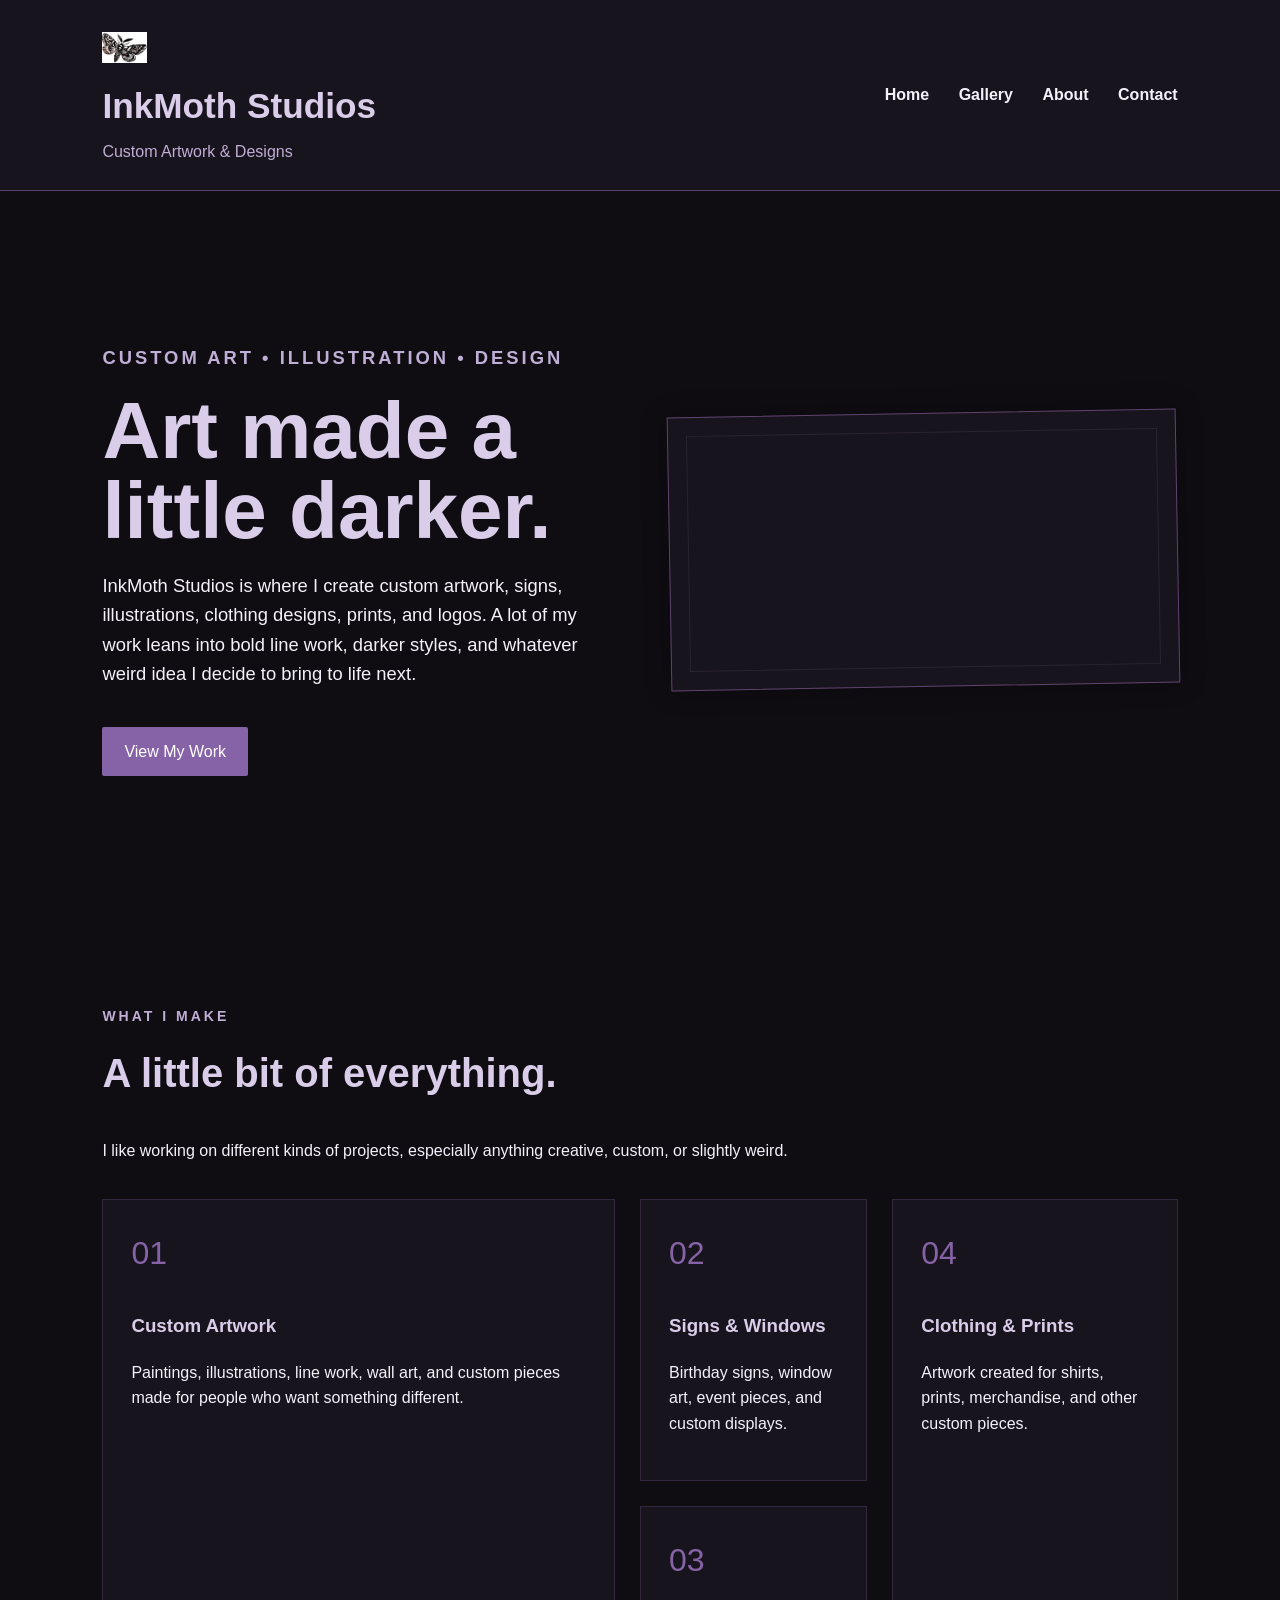
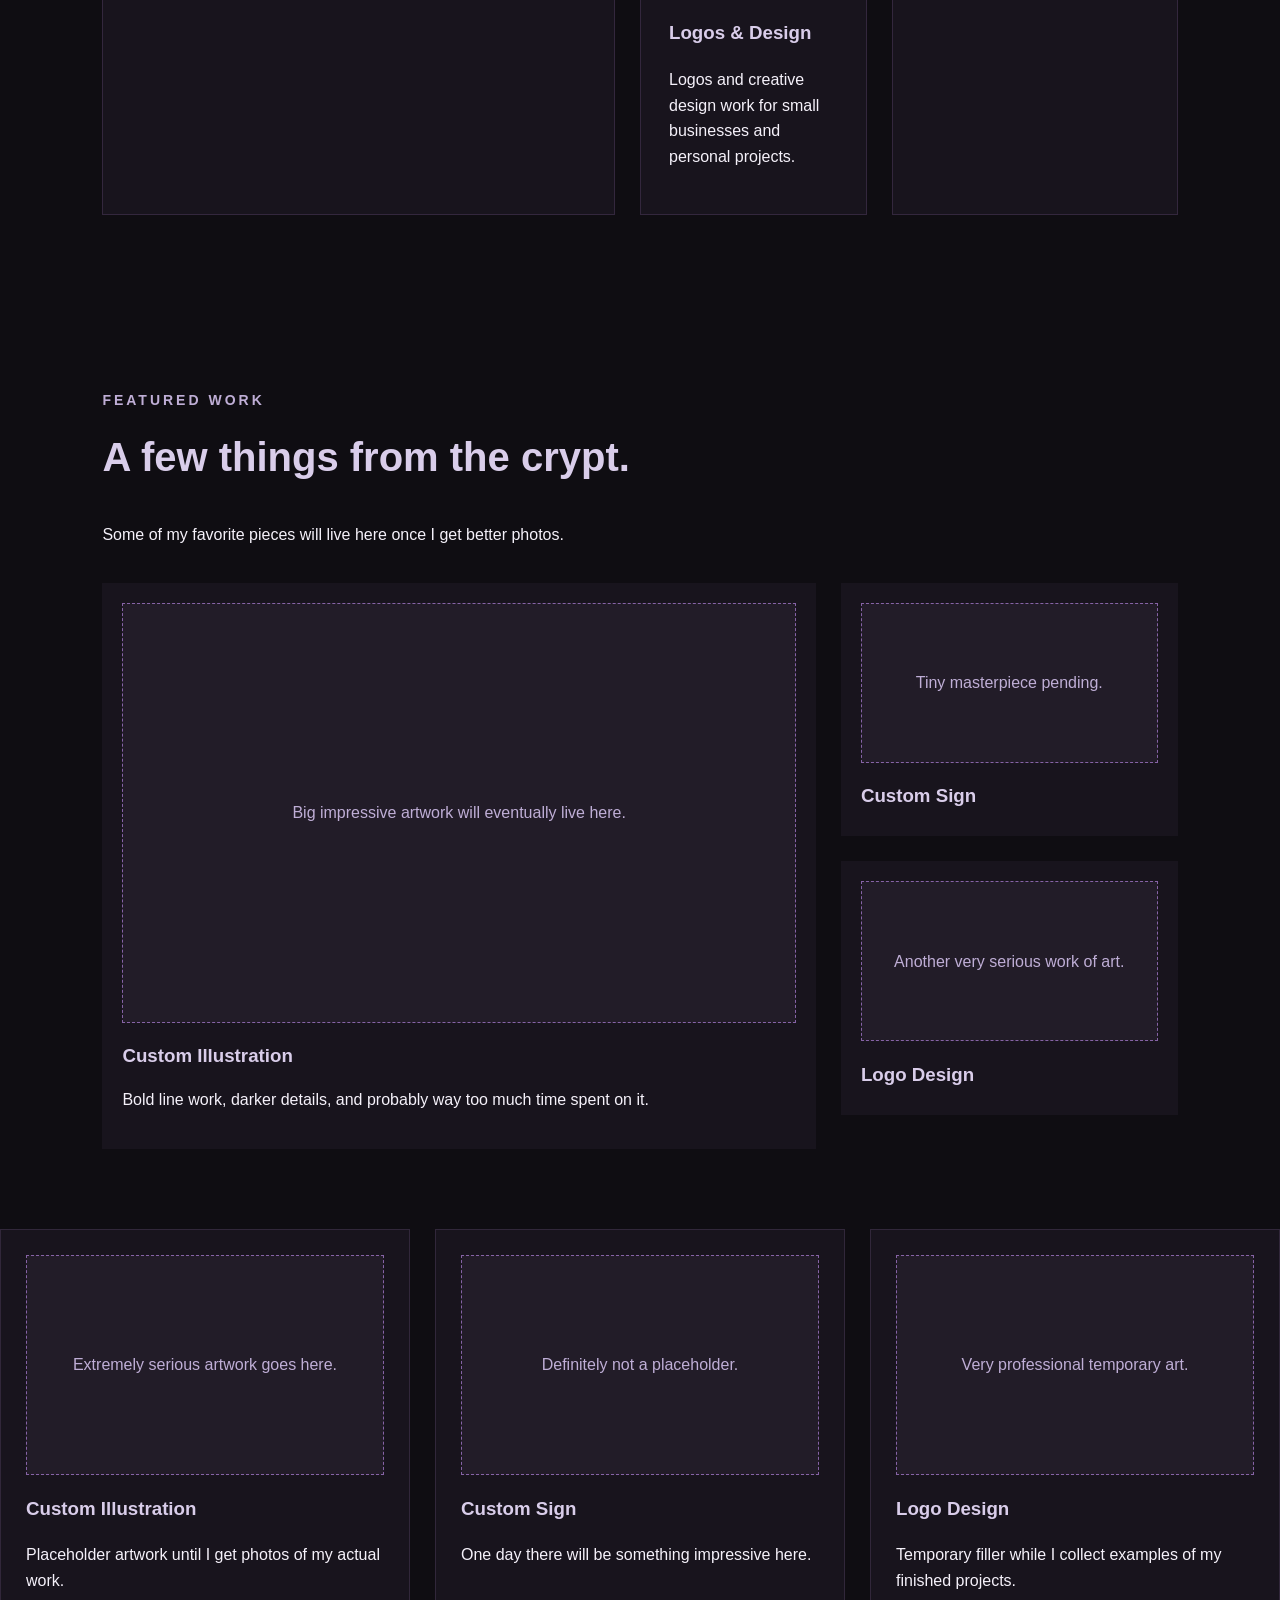
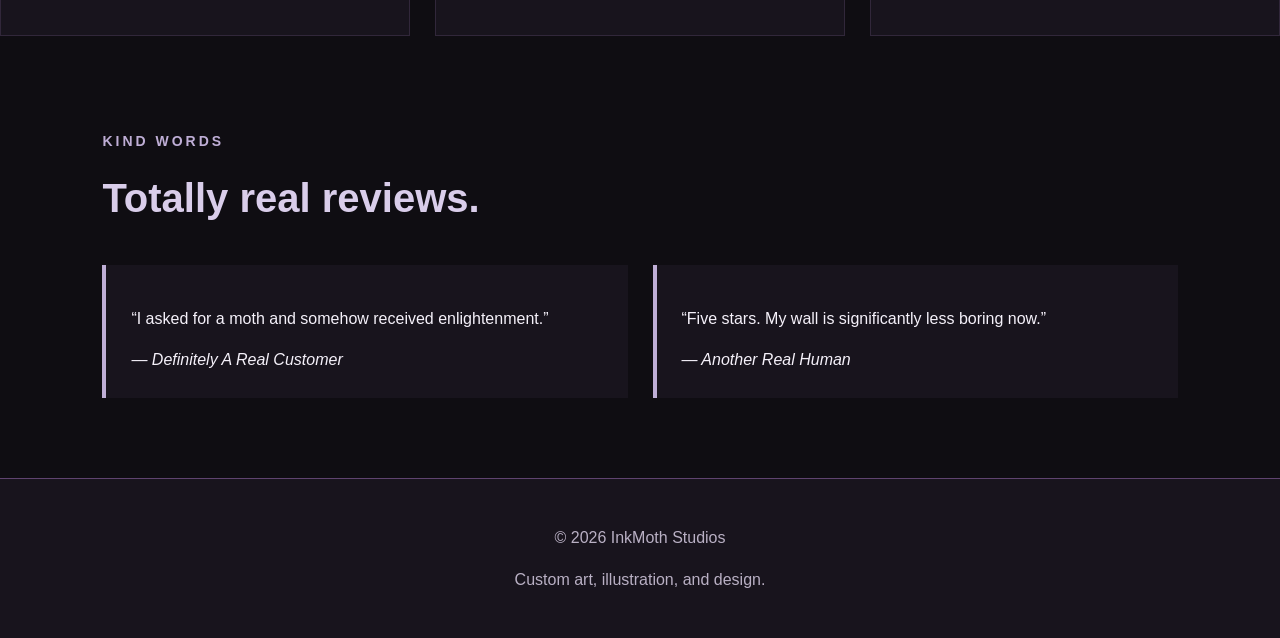
<file: index.html>
<!DOCTYPE html>
<html lang="en">

<head>
  <meta charset="UTF-8">
  <meta name="viewport" content="width=device-width, initial-scale=1.0">

  <title>InkMoth Studios</title>

  <link rel="stylesheet" href="styles.css">
</head>

<body>

  <header class="site-header">

 <div class="logo-area">

 <img src="Big Moth.png"
       alt="InkMoth Studios moth logo"
       class="logo-image">

  <div class="logo-text">
    <h1>InkMoth Studios</h1>
    <p>Custom Artwork &amp; Designs</p>
  </div>

</div>

    <nav class="main-nav">
      <a href="Index1.html">Home</a>
      <a href="gallery.html">Gallery</a>
      <a href="about.html">About</a>
      <a href="#">Contact</a>
    </nav>

  </header>


  <main>

    <section class="hero">

      <div class="hero-text">

        <p class="eyebrow">
          Custom Art • Illustration • Design
        </p>

        <h2>Art made a little darker.</h2>

        <p>
          InkMoth Studios is where I create custom artwork, signs,
          illustrations, clothing designs, prints, and logos.
          A lot of my work leans into bold line work, darker styles,
          and whatever weird idea I decide to bring to life next.
        </p>

        <a class="button" href="gallery.html">
          View My Work
        </a>

      </div>


      <div class="hero-image">

        <video class="hero-video" autoplay muted loop playsinline>
         <source src="inkmoth_animation.mp4" type="video/mp4">
          Your browser does not support the video tag.
        </video>

      </div>

    </section>

<section class="services">

  <div class="section-heading">
    <p class="eyebrow">What I Make</p>
    <h2>A little bit of everything.</h2>
    <p>
      I like working on different kinds of projects,
      especially anything creative, custom, or slightly weird.
    </p>
  </div>

  <div class="creative-services">

    <article class="service-large">
      <p class="service-number">01</p>
      <h3>Custom Artwork</h3>
      <p>
        Paintings, illustrations, line work, wall art,
        and custom pieces made for people who want something different.
      </p>
    </article>

    <div class="service-stack">

      <article class="service-small">
        <p class="service-number">02</p>
        <h3>Signs &amp; Windows</h3>
        <p>
          Birthday signs, window art, event pieces, and custom displays.
        </p>
      </article>

      <article class="service-small">
        <p class="service-number">03</p>
        <h3>Logos &amp; Design</h3>
        <p>
          Logos and creative design work for small businesses and personal projects.
        </p>
      </article>

    </div>

    <article class="service-tall">
      <p class="service-number">04</p>
      <h3>Clothing &amp; Prints</h3>
      <p>
        Artwork created for shirts, prints, merchandise,
        and other custom pieces.
      </p>
    </article>

  </div>

</section>

    <section class="featured-work">

  <div class="section-heading">
    <p class="eyebrow">Featured Work</p>
    <h2>A few things from the crypt.</h2>
    <p>
      Some of my favorite pieces will live here once I get better photos.
    </p>
  </div>

  <div class="featured-layout">

    <article class="featured-large">
      <div class="placeholder-image">
        Big impressive artwork will eventually live here.
      </div>

      <h3>Custom Illustration</h3>

      <p>
        Bold line work, darker details, and probably way too much time spent on it.
      </p>
    </article>


    <div class="featured-side">

      <article class="featured-small">
        <div class="placeholder-image">
          Tiny masterpiece pending.
        </div>

        <h3>Custom Sign</h3>
      </article>


      <article class="featured-small">
        <div class="placeholder-image">
          Another very serious work of art.
        </div>

        <h3>Logo Design</h3>
      </article>

    </div>

  </div>

</section>

      <div class="work-grid">

        <article class="work-card">

          <div class="placeholder-image">
            Extremely serious artwork goes here.
          </div>

          <h3>Custom Illustration</h3>

          <p>
            Placeholder artwork until I get
            photos of my actual work.
          </p>

        </article>


        <article class="work-card">

          <div class="placeholder-image">
            Definitely not a placeholder.
          </div>

          <h3>Custom Sign</h3>

          <p>
            One day there will be something
            impressive here.
          </p>

        </article>


        <article class="work-card">

          <div class="placeholder-image">
            Very professional temporary art.
          </div>

          <h3>Logo Design</h3>

          <p>
            Temporary filler while I collect
            examples of my finished projects.
          </p>

        </article>

      </div>


    <section class="reviews">

      <div class="section-heading">

        <p class="eyebrow">Kind Words</p>

        <h2>Totally real reviews.</h2>

      </div>


      <div class="review-grid">

        <blockquote>

          <p>
            “I asked for a moth and somehow
            received enlightenment.”
          </p>

          <cite>
            — Definitely A Real Customer
          </cite>

        </blockquote>


        <blockquote>

          <p>
            “Five stars. My wall is significantly
            less boring now.”
          </p>

          <cite>
            — Another Real Human
          </cite>

        </blockquote>

      </div>

    </section>

  </main>


  <footer class="site-footer">

    <p>
      © 2026 InkMoth Studios
    </p>

    <p>
      Custom art, illustration, and design.
    </p>

  </footer>

</body>

</html>
</file>
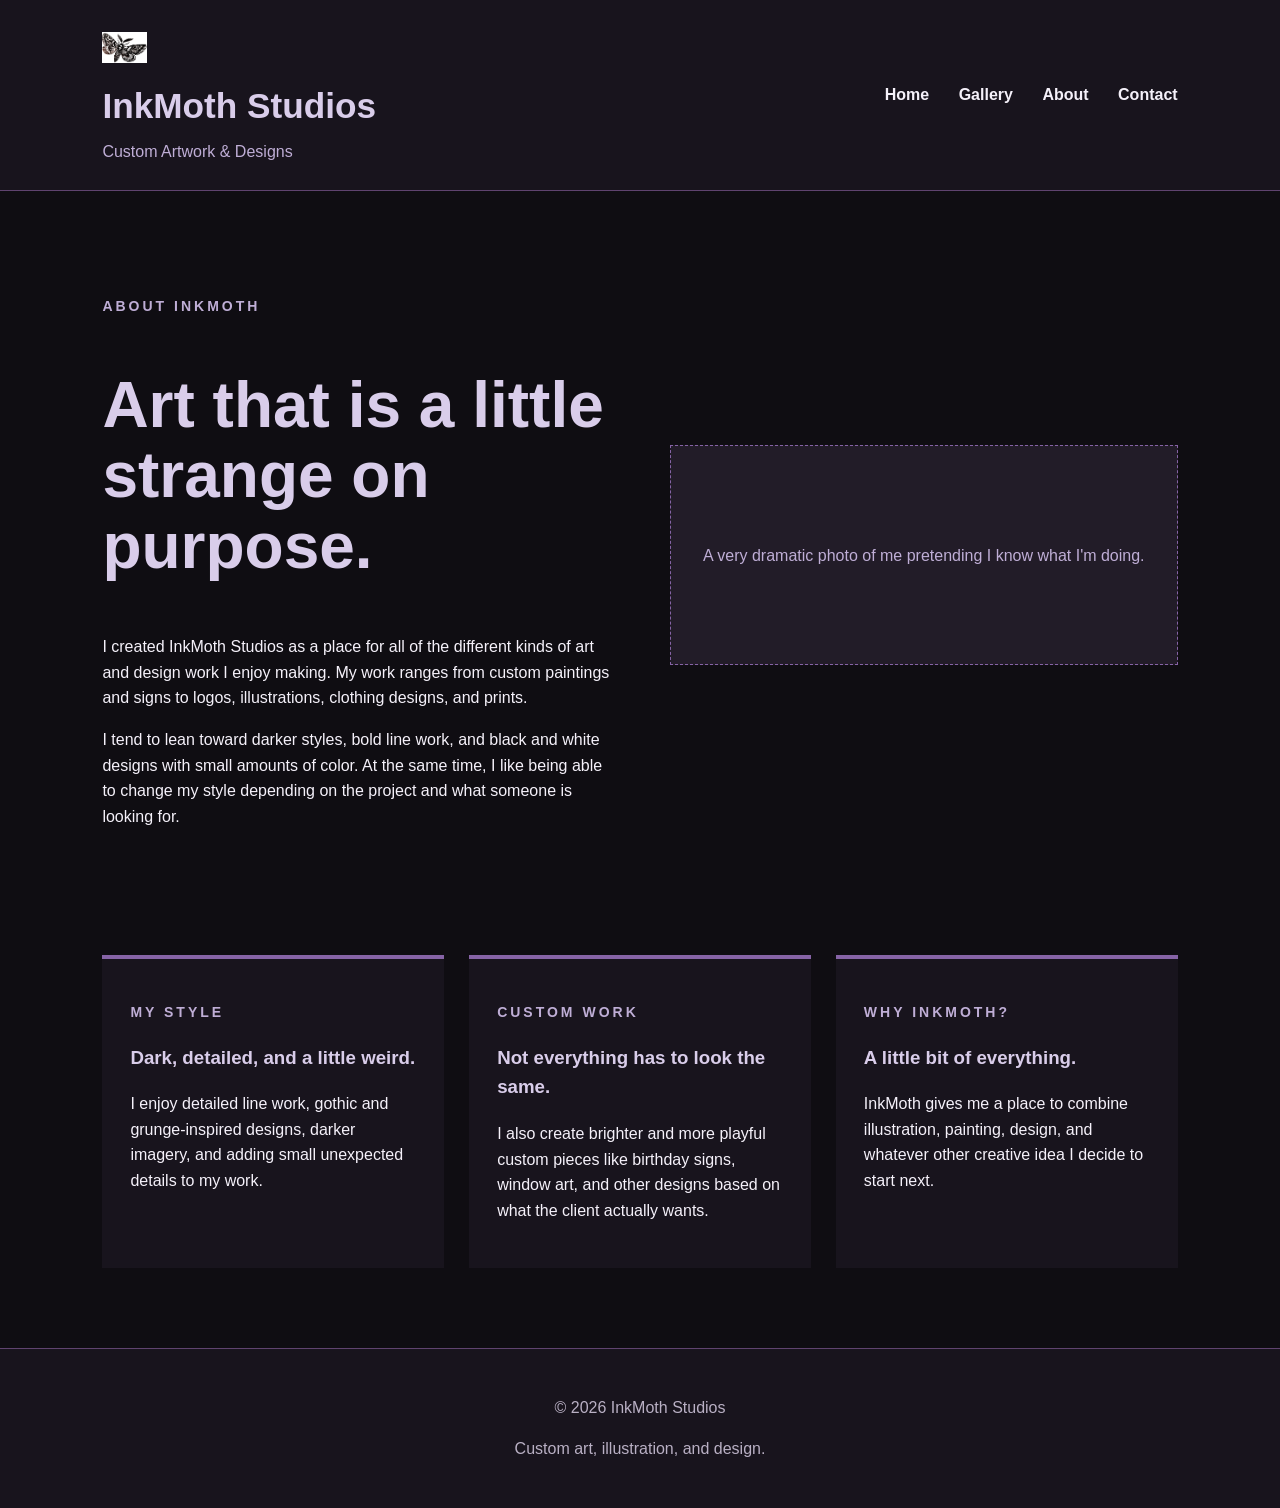
<file: about.html>
<!DOCTYPE html>
<html lang="en">

<head>
  <meta charset="UTF-8">
  <meta name="viewport" content="width=device-width, initial-scale=1.0">

  <title>About | InkMoth Studios</title>

  <link rel="stylesheet" href="styles.css">
</head>

<body>

  <header class="site-header">

    <div class="logo-area">

     <img src="Big Moth.png"
           alt="InkMoth Studios moth logo"
           class="logo-image">

      <div class="logo-text">
        <h1>InkMoth Studios</h1>
        <p>Custom Artwork &amp; Designs</p>
      </div>

    </div>

    <nav class="main-nav">
      <a href="index.html">Home</a>
      <a href="gallery.html">Gallery</a>
      <a href="about.html">About</a>
      <a href="#">Contact</a>
    </nav>

  </header>


  <main>

    <section class="about-hero">

      <div class="about-text">

        <p class="eyebrow">About InkMoth</p>

        <h2>Art that is a little strange on purpose.</h2>

        <p>
          I created InkMoth Studios as a place for all of the different
          kinds of art and design work I enjoy making. My work ranges from
          custom paintings and signs to logos, illustrations, clothing
          designs, and prints.
        </p>

        <p>
          I tend to lean toward darker styles, bold line work, and black
          and white designs with small amounts of color. At the same time,
          I like being able to change my style depending on the project
          and what someone is looking for.
        </p>

      </div>

      <div class="about-image">

        <div class="placeholder-image">
          A very dramatic photo of me pretending I know what I'm doing.
        </div>

      </div>

    </section>


    <section class="about-details">

      <div class="about-card">

        <p class="eyebrow">My Style</p>

        <h3>Dark, detailed, and a little weird.</h3>

        <p>
          I enjoy detailed line work, gothic and grunge-inspired designs,
          darker imagery, and adding small unexpected details to my work.
        </p>

      </div>


      <div class="about-card">

        <p class="eyebrow">Custom Work</p>

        <h3>Not everything has to look the same.</h3>

        <p>
          I also create brighter and more playful custom pieces like
          birthday signs, window art, and other designs based on what
          the client actually wants.
        </p>

      </div>


      <div class="about-card">

        <p class="eyebrow">Why InkMoth?</p>

        <h3>A little bit of everything.</h3>

        <p>
          InkMoth gives me a place to combine illustration, painting,
          design, and whatever other creative idea I decide to start next.
        </p>

      </div>

    </section>

  </main>


  <footer class="site-footer">

    <p>© 2026 InkMoth Studios</p>

    <p>Custom art, illustration, and design.</p>

  </footer>

</body>

</html>
</file>
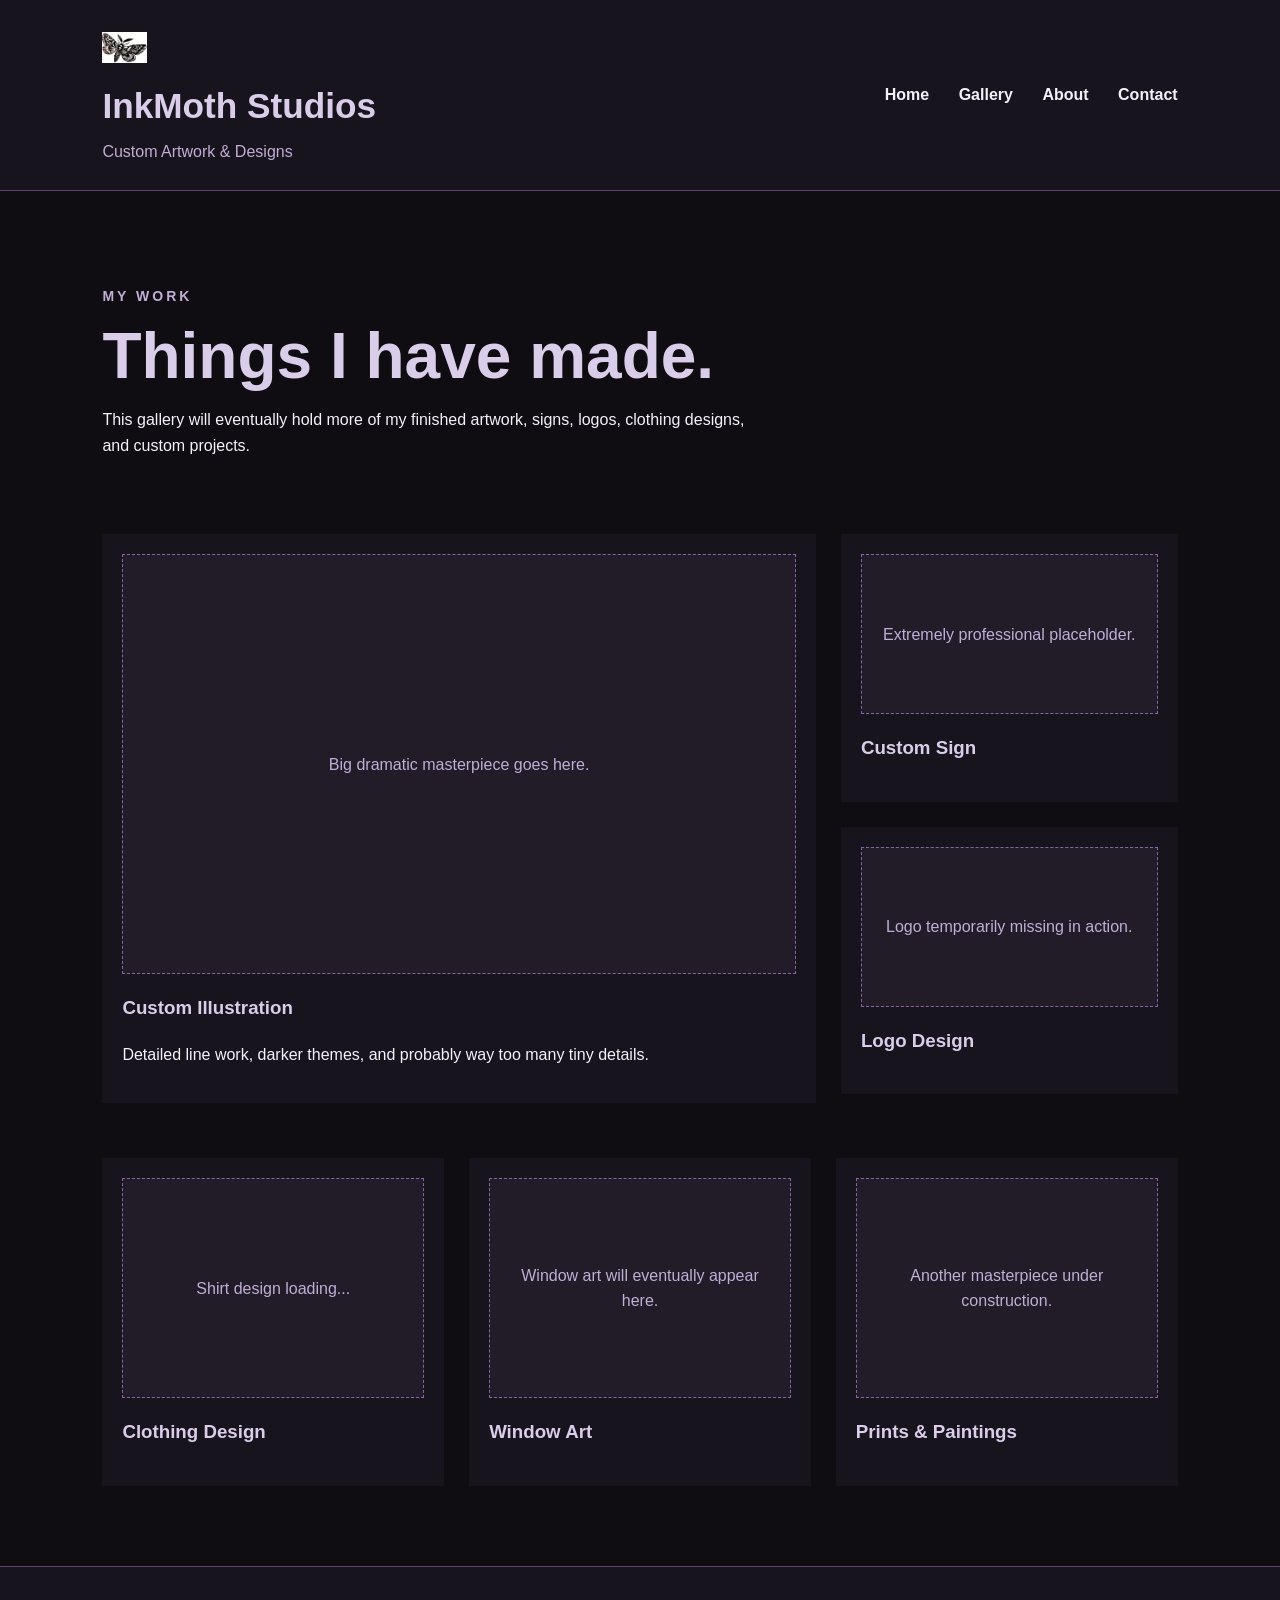
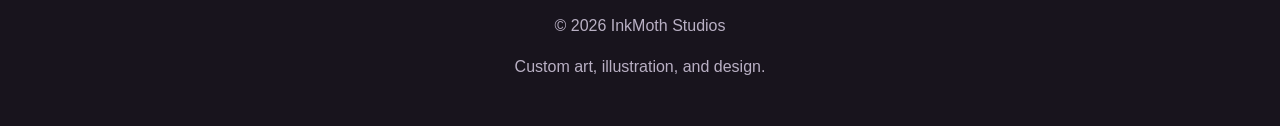
<file: gallery.html>
<!DOCTYPE html>
<html lang="en">

<head>
  <meta charset="UTF-8">
  <meta name="viewport" content="width=device-width, initial-scale=1.0">

  <title>Gallery | InkMoth Studios</title>
<link rel="stylesheet" href="styles.css">
</head>

<body>

  <header class="site-header">

    <div class="logo-area">

      <img src="Big Moth.png"
           alt="InkMoth Studios moth logo"
           class="logo-image">

      <div class="logo-text">
        <h1>InkMoth Studios</h1>
        <p>Custom Artwork &amp; Designs</p>
      </div>

    </div>

    <nav class="main-nav">
      <a href="index.html">Home</a>
      <a href="gallery.html">Gallery</a>
      <a href="about.html">About</a>
      <a href="#">Contact</a>
    </nav>

  </header>


  <main>

    <section class="gallery-intro">

      <p class="eyebrow">My Work</p>

      <h2>Things I have made.</h2>

      <p>
        This gallery will eventually hold more of my finished artwork,
        signs, logos, clothing designs, and custom projects.
      </p>

    </section>


    <section class="gallery-feature">

      <article class="gallery-big">

        <div class="placeholder-image">
          Big dramatic masterpiece goes here.
        </div>

        <h3>Custom Illustration</h3>

        <p>
          Detailed line work, darker themes, and probably way too many tiny details.
        </p>

      </article>


      <div class="gallery-side">

        <article class="gallery-small">

          <div class="placeholder-image">
            Extremely professional placeholder.
          </div>

          <h3>Custom Sign</h3>

        </article>


        <article class="gallery-small">

          <div class="placeholder-image">
            Logo temporarily missing in action.
          </div>

          <h3>Logo Design</h3>

        </article>

      </div>

    </section>


    <section class="gallery-row">

      <article class="gallery-card">

        <div class="placeholder-image">
          Shirt design loading...
        </div>

        <h3>Clothing Design</h3>

      </article>


      <article class="gallery-card">

        <div class="placeholder-image">
          Window art will eventually appear here.
        </div>

        <h3>Window Art</h3>

      </article>


      <article class="gallery-card">

        <div class="placeholder-image">
          Another masterpiece under construction.
        </div>

        <h3>Prints &amp; Paintings</h3>

      </article>

    </section>

  </main>


  <footer class="site-footer">

    <p>© 2026 InkMoth Studios</p>

    <p>Custom art, illustration, and design.</p>

  </footer>

</body>

</html>
</file>
<file: styles.css>
* {
  box-sizing: border-box;
}

body {
  margin: 0;
  background: #0f0d12;
  color: #f5f1fa;
  font-family: Arial, Helvetica, sans-serif;
  line-height: 1.6;
}

.site-header {
  display: flex;
  justify-content: space-between;
  align-items: center;
  padding: 25px 8%;
  background: #18141d;
  border-bottom: 1px solid #5f436f;
}

.logo-area h1,
.logo-area p {
  margin: 0;
}

.logo-area h1 {
  color: #d9cdea;
  font-size: 2.2rem;
}

.logo-area p {
  color: #bfaed6;
  margin-top: 5px;
}

.logo-image {
  width: 45px;
  height: 45px;
  object-fit: contain;
}
.main-nav a {
  color: #f5f1fa;
  text-decoration: none;
  margin-left: 25px;
  font-weight: bold;
}

.main-nav a:hover {
  color: #bfaed6;
}

.hero {
  display: flex;
  gap: 60px;
  align-items: center;
  padding: 90px 8%;
  min-height: 80vh;
}

.hero-text {
  width: 50%;
}

.hero-image {
  width: 50%;
  background: #18141d;
  border: 1px solid #5f436f;
  padding: 18px;
  transform: rotate(-1deg);
  box-shadow: 0 0 25px rgba(0, 0, 0, 0.35);
}

.hero h2 {
  font-size: 5rem;
  line-height: 1;
  margin: 10px 0 20px;
  color: #d9cdea;
}

.eyebrow {
  color: #bfaed6;
  text-transform: uppercase;
  letter-spacing: 3px;
  font-weight: bold;
  font-size: 14px;
}

.hero p {
  max-width: 580px;
  font-size: 1.15rem;
}

.button {
  display: inline-block;
  margin-top: 20px;
  padding: 12px 22px;
  background: #8663a6;
  color: white;
  text-decoration: none;
  border-radius: 2px;
}

.button:hover {
  background: #a688c2;
  color: #111;
}

.hero-video,
.hero-gif {
  width: 100%;
  display: block;
  border: 1px solid #2b2331;
}

.services,
.featured-work,
.reviews {
  padding: 80px 8%;
}

.section-heading {
  margin-bottom: 35px;
  max-width: 700px;
}

.section-heading h2 {
  color: #d9cdea;
  font-size: 2.5rem;
  margin-top: 10px;
}

.service-grid,
.work-grid,
.review-grid {
  display: flex;
  gap: 25px;
}

.service-card,
.work-card,
blockquote {
  flex: 1;
  background: #18141d;
  padding: 25px;
}

.service-card {
  border-top: 4px solid #8663a6;
}

.work-card {
  border: 1px solid #31273a;
}

blockquote {
  margin: 0;
  border-left: 4px solid #bfaed6;
}

.placeholder-image {
  min-height: 220px;
  background: #221c28;
  border: 1px dashed #8663a6;
  color: #bfaed6;
  display: flex;
  align-items: center;
  justify-content: center;
  text-align: center;
  padding: 20px;
  margin-bottom: 15px;
}

h2,
h3 {
  color: #d9cdea;
}

.site-footer {
  padding: 30px;
  background: #18141d;
  text-align: center;
  color: #b9b0c4;
  border-top: 1px solid #5f436f;
}
.featured-layout {
  display: flex;
  gap: 25px;
}

.featured-large {
  flex: 2;
}

.featured-side {
  flex: 1;
  display: flex;
  flex-direction: column;
  gap: 25px;
}

.featured-large,
.featured-small {
  background: #18141d;
  padding: 20px;
}

.featured-large .placeholder-image {
  min-height: 420px;
}

.featured-small .placeholder-image {
  min-height: 160px;
}

.featured-large h3,
.featured-small h3 {
  color: #d9cdea;
  margin-bottom: 5px;
}

.about-hero {
  display: flex;
  gap: 60px;
  align-items: center;
  padding: 90px 8%;
}

.about-text,
.about-image {
  width: 50%;
}

.about-text h2 {
  color: #d9cdea;
  font-size: 4rem;
  line-height: 1.1;
}

.about-details {
  display: flex;
  gap: 25px;
  padding: 20px 8% 80px;
}

.about-card {
  flex: 1;
  background: #18141d;
  border-top: 4px solid #8663a6;
  padding: 28px;
}

.about-card h3 {
  color: #d9cdea;
}

.creative-services {
  display: flex;
  gap: 25px;
  align-items: stretch;
}

.service-large,
.service-small,
.service-tall {
  background: #18141d;
  border: 1px solid #33273d;
  padding: 28px;
}

.service-large {
  flex: 2;
}

.service-stack {
  flex: 1;
  display: flex;
  flex-direction: column;
  gap: 25px;
}

.service-small {
  flex: 1;
}

.service-tall {
  flex: 1;
}

.service-number {
  color: #8663a6;
  font-size: 2rem;
  margin-top: 0;
}

.service-large h3,
.service-small h3,
.service-tall h3 {
  color: #d9cdea;
  margin-top: 10px;
}

.gallery-intro {
  padding: 80px 8% 30px;
  max-width: 850px;
}

.gallery-intro h2 {
  color: #d9cdea;
  font-size: 4rem;
  line-height: 1.1;
  margin: 10px 0;
}

.gallery-feature {
  display: flex;
  gap: 25px;
  padding: 30px 8%;
}

.gallery-big {
  flex: 2;
  background: #18141d;
  padding: 20px;
}

.gallery-side {
  flex: 1;
  display: flex;
  flex-direction: column;
  gap: 25px;
}

.gallery-small {
  background: #18141d;
  padding: 20px;
}

.gallery-big .placeholder-image {
  min-height: 420px;
}

.gallery-small .placeholder-image {
  min-height: 160px;
}

.gallery-row {
  display: flex;
  gap: 25px;
  padding: 25px 8% 80px;
}

.gallery-card {
  flex: 1;
  background: #18141d;
  padding: 20px;
}

.gallery-big h3,
.gallery-small h3,
.gallery-card h3 {
  color: #d9cdea;
}
</file>
